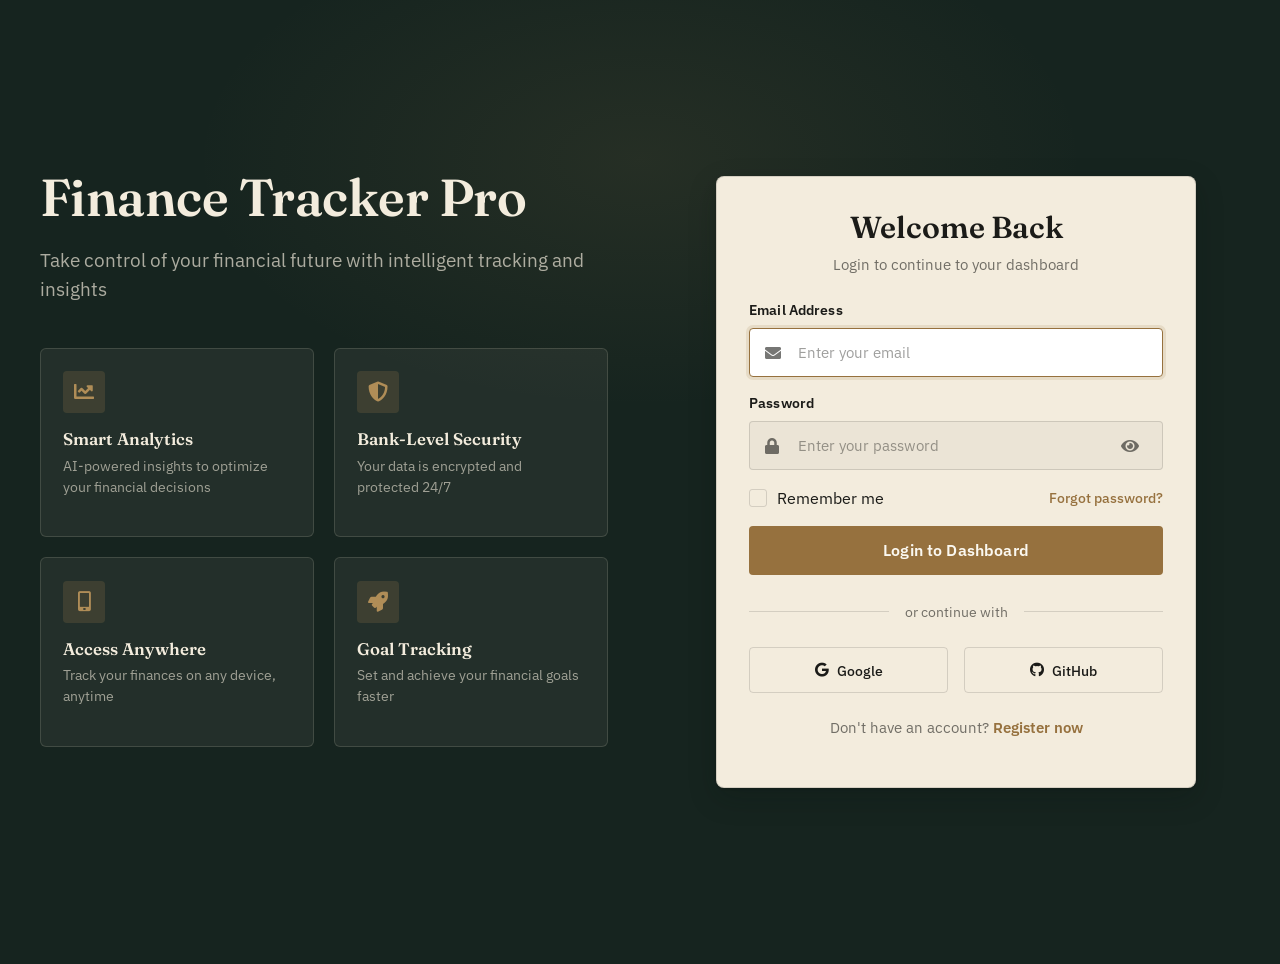
<file: index.html>
<!DOCTYPE html>
<html lang="en">
<head>
    <meta charset="UTF-8" />
    <meta name="viewport" content="width=device-width, initial-scale=1" />
    <title>Login - Personal Finance Tracker Pro</title>
    <link href="https://cdn.jsdelivr.net/npm/bootstrap@5.3.0/dist/css/bootstrap.min.css" rel="stylesheet" />
    <link rel="stylesheet" href="https://cdnjs.cloudflare.com/ajax/libs/font-awesome/5.15.4/css/all.min.css" />
    <link rel="preconnect" href="https://fonts.googleapis.com">
    <link rel="preconnect" href="https://fonts.gstatic.com" crossorigin>
    <link href="https://fonts.googleapis.com/css2?family=Fraunces:opsz,wght@9..144,400;9..144,500;9..144,600;9..144,700&family=IBM+Plex+Sans:wght@400;500;600;700&family=IBM+Plex+Mono:wght@400;500;600&display=swap" rel="stylesheet" />
    <style>
        :root {
            /* Desk (page background) */
            --bg-dark: #16241F;
            --desk-glow: rgba(176, 141, 87, 0.10);

            /* Paper (cards, form panel) */
            --glass-bg: #F3ECDD;
            --glass-bg-raised: #FAF6EA;
            --glass-border: rgba(27, 27, 24, 0.14);
            --glass-shadow: 0 1px 2px rgba(10, 16, 13, 0.16), 0 10px 28px rgba(10, 16, 13, 0.22);
            --blur: 0px;

            /* Ink & accent */
            --text-dark: #1B1B18;
            --text-light: #1B1B18;
            --text-muted: rgba(27, 27, 24, 0.60);
            --primary-color: #96713E;
            --secondary-color: #7C5A2E;
            --brass: #96713E;
            --brass-bright: #B08D57;
            --brass-soft: rgba(150, 113, 62, 0.14);
            --success-color: #2B6E4F;
            --error-color: #A6402F;

            --primary-gradient: var(--brass);
            --secondary-gradient: var(--brass-bright);
            --accent-gradient: var(--brass);

            --radius-sm: 4px;
            --radius-md: 6px;
            --radius-lg: 8px;
            --transition: all 0.16s ease;

            --font-display: 'Fraunces', Georgia, 'Times New Roman', serif;
            --font-body: 'IBM Plex Sans', -apple-system, BlinkMacSystemFont, sans-serif;
            --font-mono: 'IBM Plex Mono', 'SF Mono', Consolas, monospace;
        }

        * {
            font-family: var(--font-body);
            box-sizing: border-box;
        }

        body {
            margin: 0;
            padding: 0;
            min-height: 100vh;
            background: var(--bg-dark);
            color: var(--text-light);
            /* `clip` (not `hidden`) avoids the UA-forced overflow-y:auto
               that hidden-only-on-x triggers, which would otherwise turn
               body into a second, competing scroll container. */
            overflow-x: clip;
            position: relative;
        }

        /* Desk backdrop: a single quiet lamp glow, no floating orbs */
        .animated-bg {
            position: fixed;
            top: 0;
            left: 0;
            width: 100%;
            height: 100%;
            z-index: -1;
            background: var(--bg-dark);
            overflow: hidden;
        }

        .animated-bg::before {
            content: '';
            position: absolute;
            top: -10%;
            left: 50%;
            transform: translateX(-50%);
            width: 900px;
            height: 500px;
            background: radial-gradient(ellipse at center, var(--desk-glow) 0%, transparent 70%);
        }

        .gradient-sphere {
            display: none;
        }

        /* Main container */
        .main-container {
            display: flex;
            min-height: 100vh;
            align-items: center;
            justify-content: center;
            padding: 2rem;
            position: relative;
            z-index: 1;
        }

        .content-wrapper {
            display: grid;
            grid-template-columns: 1fr 1fr;
            gap: 4rem;
            max-width: 1200px;
            width: 100%;
            align-items: center;
        }

        /* Hero section */
        .hero-section {
            animation: fadeUp 0.5s ease-out;
        }

        @keyframes fadeUp {
            from { opacity: 0; transform: translateY(12px); }
            to { opacity: 1; transform: translateY(0); }
        }

        .app-title {
            font-family: var(--font-display);
            font-size: 3.25rem;
            font-weight: 600;
            color: #F3ECDD;
            margin-bottom: 1.25rem;
            letter-spacing: -0.01em;
            line-height: 1.1;
        }

        .app-subtitle {
            font-size: 1.2rem;
            color: rgba(243, 236, 221, 0.68);
            margin-bottom: 2.75rem;
            font-weight: 400;
        }

        .features-grid {
            display: grid;
            grid-template-columns: 1fr 1fr;
            gap: 1.25rem;
            margin-bottom: 3rem;
        }

        .feature-card {
            background: rgba(243, 236, 221, 0.06);
            border: 1px solid rgba(243, 236, 221, 0.14);
            border-radius: var(--radius-md);
            padding: 1.4rem;
            transition: var(--transition);
        }

        .feature-card:hover {
            border-color: var(--brass-bright);
            background: rgba(243, 236, 221, 0.09);
        }

        .feature-icon {
            width: 42px;
            height: 42px;
            background: rgba(176, 141, 87, 0.18);
            border-radius: var(--radius-sm);
            display: flex;
            align-items: center;
            justify-content: center;
            margin-bottom: 1rem;
            font-size: 1.25rem;
            color: var(--brass-bright);
        }

        .feature-title {
            font-family: var(--font-display);
            font-size: 1.05rem;
            font-weight: 600;
            margin-bottom: 0.4rem;
            color: #F3ECDD;
        }

        .feature-description {
            font-size: 0.88rem;
            color: rgba(243, 236, 221, 0.6);
            line-height: 1.5;
        }

        /* Auth section */
        .auth-section {
            animation: fadeUp 0.5s ease-out 0.1s backwards;
            display: flex;
            align-items: center;
            justify-content: center;
            min-height: 100vh;
            padding: 2rem 0;
        }

        .auth-container {
            background: var(--glass-bg);
            border: 1px solid var(--glass-border);
            border-radius: var(--radius-lg);
            padding: 2rem;
            box-shadow: var(--glass-shadow);
            position: relative;
            overflow-y: auto;
            overflow-x: hidden;
            scroll-behavior: smooth;
            max-width: 480px;
            width: 100%;
            margin: 0 auto;
            max-height: 90vh;
        }

        .auth-header {
            text-align: center;
            margin-bottom: 1.5rem;
        }

        .auth-header h2 {
            font-family: var(--font-display);
            font-size: 1.9rem;
            font-weight: 600;
            margin-bottom: 0.5rem;
            color: var(--text-dark);
        }

        .auth-header p {
            color: var(--text-muted);
            font-size: 0.95rem;
        }
        /* Custom scrollbar for auth containers */
.auth-container::-webkit-scrollbar {
    width: 6px;
}

.auth-container::-webkit-scrollbar-track {
    background: transparent;
}

.auth-container::-webkit-scrollbar-thumb {
    background: var(--brass-bright);
    border-radius: 3px;
}

.auth-container::-webkit-scrollbar-thumb:hover {
    background: var(--brass);
}


        /* Form styling */
        .form-group {
            margin-bottom: 1rem;
        }

        .form-label {
            display: block;
            margin-bottom: 0.5rem;
            font-weight: 600;
            font-size: 0.85rem;
            color: var(--text-dark);
            letter-spacing: 0.01em;
        }

        .input-wrapper {
            position: relative;
        }

        .input-icon {
            position: absolute;
            left: 1rem;
            top: 50%;
            transform: translateY(-50%);
            color: var(--text-muted);
            font-size: 1rem;
            transition: var(--transition);
        }

        .form-control {
            width: 100%;
            padding: 0.75rem 3rem;
            background: rgba(27, 27, 24, 0.03);
            border: 1px solid var(--glass-border);
            border-radius: var(--radius-sm);
            color: var(--text-dark);
            font-size: 0.95rem;
            transition: var(--transition);
            outline: none;
        }

        .form-control:focus {
            background: #FFFFFF;
            border-color: var(--brass);
            box-shadow: 0 0 0 3px var(--brass-soft);
        }

        .form-control:focus + .input-icon {
            color: var(--brass);
        }

        .form-control::placeholder {
            color: var(--text-muted);
            opacity: 0.7;
        }

        .password-toggle {
            position: absolute;
            right: 1rem;
            top: 50%;
            transform: translateY(-50%);
            background: none;
            border: none;
            color: var(--text-muted);
            cursor: pointer;
            font-size: 1rem;
            transition: var(--transition);
            padding: 0.5rem;
        }

        .password-toggle:hover {
            color: var(--brass);
        }

        /* Remember me */
        .form-options {
            display: flex;
            justify-content: space-between;
            align-items: center;
            margin-bottom: 1rem;
        }

        .custom-checkbox {
            display: flex;
            align-items: center;
            cursor: pointer;
            user-select: none;
        }

        .custom-checkbox input {
            position: absolute;
            opacity: 0;
        }

        .checkbox-box {
            width: 18px;
            height: 18px;
            border: 1.5px solid var(--glass-border);
            border-radius: 3px;
            margin-right: 0.65rem;
            display: flex;
            align-items: center;
            justify-content: center;
            transition: var(--transition);
            position: relative;
        }

        .custom-checkbox input:checked ~ .checkbox-box {
            background: var(--brass);
            border-color: var(--brass);
        }

        .checkbox-box::after {
            content: '✓';
            color: #FBF8F0;
            font-size: 11px;
            opacity: 0;
            transform: scale(0);
            transition: var(--transition);
        }

        .custom-checkbox input:checked ~ .checkbox-box::after {
            opacity: 1;
            transform: scale(1);
        }

        .forgot-link {
            color: var(--brass);
            text-decoration: none;
            font-size: 0.87rem;
            font-weight: 500;
            transition: var(--transition);
        }

        .forgot-link:hover {
            color: var(--secondary-color);
            text-decoration: underline;
        }

        /* Buttons */
        .btn-primary {
            width: 100%;
            padding: 0.8rem;
            background: var(--brass);
            border: none;
            border-radius: var(--radius-sm);
            color: #FBF8F0;
            font-size: 0.98rem;
            font-weight: 600;
            cursor: pointer;
            transition: var(--transition);
            letter-spacing: 0.01em;
        }

        .btn-primary:hover {
            background: var(--secondary-color);
            box-shadow: 0 4px 12px rgba(150, 113, 62, 0.35);
        }

        .btn-primary:active {
            transform: translateY(1px);
        }

        .btn-loading {
            position: relative;
            color: transparent !important;
        }

        .btn-loading::after {
            content: '';
            position: absolute;
            top: 50%;
            left: 50%;
            transform: translate(-50%, -50%);
            width: 18px;
            height: 18px;
            border: 2px solid rgba(251, 248, 240, 0.35);
            border-top-color: #FBF8F0;
            border-radius: 50%;
            animation: spin 0.8s linear infinite;
        }

        @keyframes spin {
            to { transform: translate(-50%, -50%) rotate(360deg); }
        }

        /* Social login */
        .divider {
            text-align: center;
            margin: 1.5rem 0;
            position: relative;
        }

        .divider::before {
            content: '';
            position: absolute;
            top: 50%;
            left: 0;
            right: 0;
            height: 1px;
            background: var(--glass-border);
        }

        .divider span {
            background: var(--glass-bg);
            padding: 0 1rem;
            color: var(--text-muted);
            font-size: 0.85rem;
            position: relative;
        }

        .social-buttons {
            display: grid;
            grid-template-columns: 1fr 1fr;
            gap: 1rem;
            margin-bottom: 1.5rem;
        }

        .social-btn {
            padding: 0.7rem;
            background: transparent;
            border: 1px solid var(--glass-border);
            border-radius: var(--radius-sm);
            color: var(--text-dark);
            font-size: 0.9rem;
            font-weight: 500;
            cursor: pointer;
            transition: var(--transition);
            display: flex;
            align-items: center;
            justify-content: center;
            gap: 0.5rem;
        }

        .social-btn:hover {
            background: var(--brass-soft);
            border-color: var(--brass);
        }

        /* Switch form link */
        .switch-form {
            text-align: center;
            margin-top: 1.5rem;
        }

        .switch-form p {
            color: var(--text-muted);
            font-size: 0.92rem;
        }

        .switch-form a {
            color: var(--brass);
            text-decoration: none;
            font-weight: 600;
            transition: var(--transition);
        }

        .switch-form a:hover {
            color: var(--secondary-color);
            text-decoration: underline;
        }

        /* Password strength */
        .password-strength {
            height: 4px;
            background: rgba(27, 27, 24, 0.08);
            border-radius: 2px;
            margin-top: 0.5rem;
            overflow: hidden;
        }

        .password-strength-bar {
            height: 100%;
            transition: all 0.25s ease;
            border-radius: 2px;
        }

        .strength-weak { background: var(--error-color); width: 33%; }
        .strength-medium { background: #9C6B12; width: 66%; }
        .strength-strong { background: var(--success-color); width: 100%; }

        .password-strength-text {
            font-size: 0.8rem;
            margin-top: 0.25rem;
            font-weight: 500;
        }

        .strength-weak-text { color: var(--error-color); }
        .strength-medium-text { color: #9C6B12; }
        .strength-strong-text { color: var(--success-color); }

        /* Notifications */
        .notification {
            position: fixed;
            top: 2rem;
            right: 2rem;
            padding: 1rem 1.5rem;
            border-radius: var(--radius-md);
            color: #FBF8F0;
            font-weight: 500;
            box-shadow: 0 10px 32px rgba(10, 16, 13, 0.3);
            z-index: 1100;
            opacity: 0;
            transform: translateX(20px);
            transition: var(--transition);
            max-width: 400px;
            display: flex;
            align-items: center;
            gap: 0.75rem;
        }

        .notification.show {
            opacity: 1;
            transform: translateX(0);
        }

        .notification.success { background: var(--success-color); }
        .notification.error { background: var(--error-color); }
        .notification.warning { background: #9C6B12; }
        .notification.info { background: #1F3A30; }

        /* Auto-login banner */
        .auto-login-banner {
            position: fixed;
            top: 0;
            left: 0;
            right: 0;
            background: #1F3A30;
            color: #F3ECDD;
            padding: 1rem;
            text-align: center;
            font-weight: 600;
            z-index: 1050;
            transform: translateY(-100%);
            transition: transform 0.3s ease;
            display: flex;
            align-items: center;
            justify-content: center;
            gap: 0.5rem;
        }

        .auto-login-banner.show {
            transform: translateY(0);
        }

        /* Loading overlay */
        .redirect-loading {
            position: fixed;
            top: 0;
            left: 0;
            width: 100%;
            height: 100%;
            background: rgba(22, 36, 31, 0.94);
            display: flex;
            align-items: center;
            justify-content: center;
            z-index: 9999;
            opacity: 0;
            visibility: hidden;
            transition: opacity 0.3s ease;
        }

        .redirect-loading.active {
            opacity: 1;
            visibility: visible;
        }

        .redirect-loading-content {
            text-align: center;
        }

        .loading-spinner {
            width: 52px;
            height: 52px;
            border: 3px solid rgba(243, 236, 221, 0.15);
            border-top-color: var(--brass-bright);
            border-radius: 50%;
            animation: spin 0.9s linear infinite;
            margin: 0 auto 1.5rem;
        }

        .loading-text {
            font-size: 1.15rem;
            color: #F3ECDD;
            font-weight: 500;
        }

        /* Responsive design */
        @media (max-width: 1024px) {
            .content-wrapper {
                grid-template-columns: 1fr;
                gap: 3rem;
            }

            .hero-section {
                text-align: center;
            }

            .app-title {
                font-size: 2.75rem;
            }

            .features-grid {
                grid-template-columns: 1fr;
                max-width: 500px;
                margin: 0 auto 3rem;
            }
        }

        @media (min-width: 641px) {
    .auth-container::-webkit-scrollbar-track {
        margin: 20px 0; /* Add margin only on desktop to keep scrollbar away from edges */
    }
}


        @media (max-width: 640px) {
            .main-container {
                padding: 1rem;
            }

            .app-title {
                font-size: 2.25rem;
            }

            .app-subtitle {
                font-size: 1.05rem;
            }

            .auth-container {
                padding: 1.5rem 1.25rem;
                max-height: 95vh;
            }

            .social-buttons {
                grid-template-columns: 1fr;
            }

            .notification {
                right: 1rem;
                left: 1rem;
                max-width: none;
            }
        }

        /* Form validation states */
        .form-control.is-valid {
            border-color: var(--success-color);
        }

        .form-control.is-invalid {
            border-color: var(--error-color);
        }

        .invalid-feedback {
            font-size: 0.875rem;
            color: var(--error-color);
            margin-top: 0.25rem;
        }

        /* Tooltip */
        .tooltip-wrapper {
            position: relative;
            display: inline-block;
        }

        .tooltip-content {
            position: absolute;
            bottom: 100%;
            left: 50%;
            transform: translateX(-50%);
            background: #1F3A30;
            color: #F3ECDD;
            padding: 0.5rem 1rem;
            border-radius: var(--radius-sm);
            font-size: 0.875rem;
            white-space: nowrap;
            opacity: 0;
            visibility: hidden;
            transition: var(--transition);
            margin-bottom: 0.5rem;
        }

        .tooltip-wrapper:hover .tooltip-content {
            opacity: 1;
            visibility: visible;
        }
    </style>
</head>
<body>
    <!-- Animated background -->
    <div class="animated-bg">
        <div class="gradient-sphere sphere-1"></div>
        <div class="gradient-sphere sphere-2"></div>
        <div class="gradient-sphere sphere-3"></div>
    </div>

    <!-- Auto-login banner -->
    <div class="auto-login-banner" id="autoLoginBanner">
        <i class="fas fa-user-check"></i>
        <span id="autoLoginMessage">Checking saved login...</span>
    </div>

    <!-- Main content -->
    <div class="main-container">
        <div class="content-wrapper">
            <!-- Hero section -->
            <section class="hero-section">
                <h1 class="app-title">Finance Tracker Pro</h1>
                <p class="app-subtitle">Take control of your financial future with intelligent tracking and insights</p>
                
                <div class="features-grid">
                    <div class="feature-card">
                        <div class="feature-icon">
                            <i class="fas fa-chart-line"></i>
                        </div>
                        <h3 class="feature-title">Smart Analytics</h3>
                        <p class="feature-description">AI-powered insights to optimize your financial decisions</p>
                    </div>
                    
                    <div class="feature-card">
                        <div class="feature-icon">
                            <i class="fas fa-shield-alt"></i>
                        </div>
                        <h3 class="feature-title">Bank-Level Security</h3>
                        <p class="feature-description">Your data is encrypted and protected 24/7</p>
                    </div>
                    
                    <div class="feature-card">
                        <div class="feature-icon">
                            <i class="fas fa-mobile-alt"></i>
                        </div>
                        <h3 class="feature-title">Access Anywhere</h3>
                        <p class="feature-description">Track your finances on any device, anytime</p>
                    </div>
                    
                    <div class="feature-card">
                        <div class="feature-icon">
                            <i class="fas fa-rocket"></i>
                        </div>
                        <h3 class="feature-title">Goal Tracking</h3>
                        <p class="feature-description">Set and achieve your financial goals faster</p>
                    </div>
                </div>
            </section>

            <!-- Auth section -->
            <section class="auth-section">
                <!-- Login form -->
                <div class="auth-container" id="loginCard">
                    <div class="auth-header">
                        <h2>Welcome Back</h2>
                        <p>Login to continue to your dashboard</p>
                    </div>

                    <form id="loginForm" onsubmit="event.preventDefault(); handleLogin();">
                        <div class="form-group">
                            <label class="form-label">Email Address</label>
                            <div class="input-wrapper">
                                <i class="fas fa-envelope input-icon"></i>
                                <input
                                    type="email"
                                    class="form-control"
                                    id="loginEmail"
                                    placeholder="Enter your email"
                                    required
                                    autocomplete="username"
                                />
                            </div>
                        </div>

                        <div class="form-group">
                            <label class="form-label">Password</label>
                            <div class="input-wrapper">
                                <i class="fas fa-lock input-icon"></i>
                                <input
                                    type="password"
                                    class="form-control"
                                    id="loginPassword"
                                    placeholder="Enter your password"
                                    required
                                    autocomplete="current-password"
                                />
                                <button
                                    class="password-toggle"
                                    type="button"
                                    onclick="togglePassword('loginPassword')"
                                >
                                    <i class="fas fa-eye"></i>
                                </button>
                            </div>
                        </div>

                        <div class="form-options">
                            <label class="custom-checkbox">
                                <input type="checkbox" id="rememberMe">
                                <span class="checkbox-box"></span>
                                <span>Remember me</span>
                            </label>
                            <a href="#" class="forgot-link">Forgot password?</a>
                        </div>

                        <button class="btn btn-primary" id="loginBtn" type="submit">
                            Login to Dashboard
                        </button>
                    </form>

                    <div class="divider">
                        <span>or continue with</span>
                    </div>

                    <div class="social-buttons">
                        <button class="social-btn">
                            <i class="fab fa-google"></i>
                            Google
                        </button>
                        <button class="social-btn">
                            <i class="fab fa-github"></i>
                            GitHub
                        </button>
                    </div>

                    <div class="switch-form">
                        <p>Don't have an account? <a href="#" onclick="showRegister()">Register now</a></p>
                    </div>
                </div>

                <!-- Register form -->
                <div class="auth-container" id="registerCard" style="display: none;">
                    <div class="auth-header">
                        <h2>Create Account</h2>
                        <p>Join thousands of users managing their finances</p>
                    </div>

                    <form id="registerForm" onsubmit="event.preventDefault(); handleRegister();">
                        <div class="form-group">
                            <label class="form-label">Full Name</label>
                            <div class="input-wrapper">
                                <i class="fas fa-user input-icon"></i>
                                <input
                                    type="text"
                                    class="form-control"
                                    id="registerFullName"
                                    placeholder="Enter your full name"
                                    required
                                    autocomplete="name"
                                />
                            </div>
                        </div>

                        <div class="form-group">
                            <label class="form-label">Email Address</label>
                            <div class="input-wrapper">
                                <i class="fas fa-envelope input-icon"></i>
                                <input
                                    type="email"
                                    class="form-control"
                                    id="registerEmail"
                                    placeholder="Enter your email"
                                    required
                                    autocomplete="email"
                                />
                            </div>
                        </div>

                        <div class="form-group">
                            <label class="form-label">Password</label>
                            <div class="input-wrapper">
                                <i class="fas fa-lock input-icon"></i>
                                <input
                                    type="password"
                                    class="form-control"
                                    id="registerPassword"
                                    placeholder="Create a strong password"
                                    required
                                    autocomplete="new-password"
                                    onkeyup="checkPasswordStrength()"
                                />
                                <button
                                    class="password-toggle"
                                    type="button"
                                    onclick="togglePassword('registerPassword')"
                                >
                                    <i class="fas fa-eye"></i>
                                </button>
                            </div>
                            <div class="password-strength">
                                <div class="password-strength-bar" id="passwordStrengthBar"></div>
                            </div>
                            <div class="password-strength-text" id="passwordStrengthText"></div>
                        </div>

                        <div class="form-group">
                            <label class="form-label">Confirm Password</label>
                            <div class="input-wrapper">
                                <i class="fas fa-lock input-icon"></i>
                                <input
                                    type="password"
                                    class="form-control"
                                    id="registerConfirmPassword"
                                    placeholder="Confirm your password"
                                    required
                                    autocomplete="new-password"
                                />
                                <button
                                    class="password-toggle"
                                    type="button"
                                    onclick="togglePassword('registerConfirmPassword')"
                                >
                                    <i class="fas fa-eye"></i>
                                </button>
                            </div>
                        </div>

                        <button class="btn btn-primary" id="registerBtn" type="submit">
                            Create Account
                        </button>
                    </form>

                    <div class="divider">
                        <span>or sign up with</span>
                    </div>

                    <div class="social-buttons">
                        <button class="social-btn">
                            <i class="fab fa-google"></i>
                            Google
                        </button>
                        <button class="social-btn">
                            <i class="fab fa-github"></i>
                            GitHub
                        </button>
                    </div>

                    <div class="switch-form">
                        <p>Already have an account? <a href="#" onclick="showLogin()">Login here</a></p>
                    </div>
                </div>
            </section>
        </div>
    </div>

    <!-- Loading overlay for redirects -->
    <div class="redirect-loading" id="redirectLoading">
        <div class="redirect-loading-content">
            <div class="loading-spinner"></div>
            <p class="loading-text">Redirecting to dashboard...</p>
        </div>
    </div>

    <script>
        // Match data.js: use local API when running on localhost, otherwise production
        const API_BASE_URL = window.location.hostname === 'localhost'
            ? 'http://localhost:3000/api'
            : 'https://finance-tracker-pro-server.onrender.com/api';

        // Enhanced authentication functions
        function togglePassword(fieldId) {
            const input = document.getElementById(fieldId);
            const btn = event.currentTarget;
            const icon = btn.querySelector('i');
            
            if (input.type === "password") {
                input.type = "text";
                icon.classList.replace("fa-eye", "fa-eye-slash");
            } else {
                input.type = "password";
                icon.classList.replace("fa-eye-slash", "fa-eye");
            }
        }

        function checkPasswordStrength() {
            const password = document.getElementById('registerPassword').value;
            const strengthBar = document.getElementById('passwordStrengthBar');
            const strengthText = document.getElementById('passwordStrengthText');
            
            let strength = 0;
            let strengthLevel = '';
            
            if (password.length >= 8) strength++;
            if (password.match(/[a-z]+/)) strength++;
            if (password.match(/[A-Z]+/)) strength++;
            if (password.match(/[0-9]+/)) strength++;
            if (password.match(/[$@#&!]+/)) strength++;

            strengthBar.className = 'password-strength-bar';
            strengthText.className = 'password-strength-text';
            
            if (strength <= 2) {
                strengthBar.classList.add('strength-weak');
                strengthText.classList.add('strength-weak-text');
                strengthText.textContent = 'Weak password';
            } else if (strength <= 4) {
                strengthBar.classList.add('strength-medium');
                strengthText.classList.add('strength-medium-text');
                strengthText.textContent = 'Medium strength';
            } else {
                strengthBar.classList.add('strength-strong');
                strengthText.classList.add('strength-strong-text');
                strengthText.textContent = 'Strong password';
            }
        }

        function showRegister() {
            const loginCard = document.getElementById("loginCard");
            const registerCard = document.getElementById("registerCard");
            
            // Fade out login
            loginCard.style.opacity = '0';
            loginCard.style.transform = 'translateX(-20px)';
            
            setTimeout(() => {
                loginCard.style.display = 'none';
                registerCard.style.display = 'block';
                registerCard.style.opacity = '0';
                registerCard.style.transform = 'translateX(20px)';
                
                // Force reflow
                registerCard.offsetHeight;
                
                // Fade in register
                registerCard.style.transition = 'all 0.3s ease';
                registerCard.style.opacity = '1';
                registerCard.style.transform = 'translateX(0)';
                
                document.getElementById("registerFullName").focus();
            }, 300);
        }

        function showLogin() {
            const loginCard = document.getElementById("loginCard");
            const registerCard = document.getElementById("registerCard");
            
            // Fade out register
            registerCard.style.opacity = '0';
            registerCard.style.transform = 'translateX(20px)';
            
            setTimeout(() => {
                registerCard.style.display = 'none';
                loginCard.style.display = 'block';
                loginCard.style.opacity = '0';
                loginCard.style.transform = 'translateX(-20px)';
                
                // Force reflow
                loginCard.offsetHeight;
                
                // Fade in login
                loginCard.style.transition = 'all 0.3s ease';
                loginCard.style.opacity = '1';
                loginCard.style.transform = 'translateX(0)';
                
                document.getElementById("loginEmail").focus();
            }, 300);
        }

        // Enhanced notification system
        let notificationTimeout;
        function showNotification(message, type = "success") {
            clearTimeout(notificationTimeout);
            
            // Remove existing notifications
            const existingNotifications = document.querySelectorAll('.notification');
            existingNotifications.forEach(n => n.remove());
            
            const notification = document.createElement("div");
            notification.className = `notification ${type}`;
            
            const icon = {
                success: 'fa-check-circle',
                error: 'fa-exclamation-circle',
                warning: 'fa-exclamation-triangle',
                info: 'fa-info-circle'
            }[type] || 'fa-info-circle';
            
            notification.innerHTML = `
                <i class="fas ${icon}"></i>
                <span>${message}</span>
            `;
            
            document.body.appendChild(notification);
            
            // Force reflow
            notification.offsetHeight;
            
            // Show notification
            notification.classList.add('show');
            
            notificationTimeout = setTimeout(() => {
                notification.classList.remove('show');
                setTimeout(() => notification.remove(), 300);
            }, 3500);
        }

        function isValidEmail(email) {
            return /^[^\s@]+@[^\s@]+\.[^\s@]+$/.test(email);
        }

        // Flag to prevent multiple redirects
        let redirectInProgress = false;

        // Remember Me functionality
        const REMEMBER_ME_STORAGE_KEY = 'rememberMeCredentials';
        const REMEMBER_ME_EXPIRY_DAYS = 30;

        function checkRememberedCredentials() {
            try {
                const stored = localStorage.getItem(REMEMBER_ME_STORAGE_KEY);
                if (!stored) return null;

                const credentials = JSON.parse(stored);
                const now = new Date().getTime();
                
                if (credentials.expiry && now > credentials.expiry) {
                    localStorage.removeItem(REMEMBER_ME_STORAGE_KEY);
                    return null;
                }

                return credentials;
            } catch (error) {
                console.error('Error checking remembered credentials:', error);
                localStorage.removeItem(REMEMBER_ME_STORAGE_KEY);
                return null;
            }
        }

        function saveRememberMeCredentials(email, rememberMe) {
            if (rememberMe) {
                const expiry = new Date().getTime() + (REMEMBER_ME_EXPIRY_DAYS * 24 * 60 * 60 * 1000);
                const credentials = {
                    email: email,
                    timestamp: new Date().getTime(),
                    expiry: expiry
                };
                
                localStorage.setItem(REMEMBER_ME_STORAGE_KEY, JSON.stringify(credentials));
            } else {
                localStorage.removeItem(REMEMBER_ME_STORAGE_KEY);
            }
        }

        function autoFillRememberedEmail() {
            const remembered = checkRememberedCredentials();
            if (remembered && remembered.email) {
                const emailInput = document.getElementById('loginEmail');
                const rememberCheckbox = document.getElementById('rememberMe');
                
                if (emailInput) {
                    emailInput.value = remembered.email;
                    // Add visual feedback
                    emailInput.classList.add('is-valid');
                }
                
                if (rememberCheckbox) {
                    rememberCheckbox.checked = true;
                }

                showAutoLoginBanner('Email auto-filled from saved credentials');
                
                setTimeout(() => {
                    document.getElementById('loginPassword').focus();
                }, 100);

                return true;
            }
            return false;
        }

        function showAutoLoginBanner(message) {
            const banner = document.getElementById('autoLoginBanner');
            const messageElement = document.getElementById('autoLoginMessage');
            
            if (banner && messageElement) {
                messageElement.textContent = message;
                banner.classList.add('show');
                
                setTimeout(() => {
                    banner.classList.remove('show');
                }, 3000);
            }
        }

        function safeRedirect(url, delay = 1000) {
            if (redirectInProgress) {
                console.log('Redirect already in progress');
                return;
            }
            
            redirectInProgress = true;
            
            const loadingOverlay = document.getElementById('redirectLoading');
            if (loadingOverlay) {
                loadingOverlay.classList.add('active');
            }
            
            setTimeout(() => {
                try {
                    window.location.href = url;
                } catch (error) {
                    console.error('Redirect failed:', error);
                    redirectInProgress = false;
                    if (loadingOverlay) {
                        loadingOverlay.classList.remove('active');
                    }
                    showNotification('Redirect failed. Please try again.', 'error');
                }
            }, delay);
        }

        function checkAuthStatus() {
            try {
                const token = localStorage.getItem('token');
                const email = localStorage.getItem('financeLoggedInUserEmail');
                
                if (!token || !email) {
                    return false;
                }
                
                const tokenData = JSON.parse(atob(token.split('.')[1]));
                if (tokenData.exp && tokenData.exp * 1000 < Date.now()) {
                    localStorage.removeItem('token');
                    localStorage.removeItem('financeLoggedInUserEmail');
                    localStorage.removeItem('financeLoggedInUserFullName');
                    localStorage.removeItem('rememberToken');
                    return false;
                }
                
                return true;
            } catch (error) {
                console.error('Auth check failed:', error);
                return false;
            }
        }

        async function handleLogin() {
            const loginBtn = document.getElementById("loginBtn");
            const email = document.getElementById("loginEmail").value.trim();
            const password = document.getElementById("loginPassword").value.trim();
            const rememberMe = document.getElementById("rememberMe").checked;

            // Validate inputs
            if (!email || !password) {
                showNotification("Please fill in both email and password.", "error");
                return;
            }
            if (!isValidEmail(email)) {
                showNotification("Please enter a valid email address.", "error");
                return;
            }

            loginBtn.disabled = true;
            loginBtn.classList.add('btn-loading');
            
            try {
                const res = await fetch(`${API_BASE_URL}/login`, {
                    method: "POST",
                    headers: { "Content-Type": "application/json" },
                    body: JSON.stringify({ email, password, rememberMe }),
                });

                if (!res.ok) {
                    if (res.status === 401) {
                        showNotification("Invalid email or password.", "error");
                    } else {
                        showNotification("Login failed. Please try again later.", "error");
                    }
                    return;
                }

                const data = await res.json();

                if (data.token) {
                    localStorage.setItem('token', data.token);
                    if (rememberMe) {
                        localStorage.setItem('rememberToken', data.token);
                    }
                }

                if (data.email) {
                    localStorage.setItem('financeLoggedInUserEmail', data.email);
                }

                if (data.fullName) {
                    localStorage.setItem('financeLoggedInUserFullName', data.fullName);
                }

                saveRememberMeCredentials(email, rememberMe);

                showNotification("Login successful! Redirecting...", "success");
                safeRedirect("main.html", 1500);

            } catch (error) {
                console.error('Login error:', error);
                showNotification("Network error. Please check your connection.", "error");
            } finally {
                loginBtn.disabled = false;
                loginBtn.classList.remove('btn-loading');
            }
        }

        async function handleRegister() {
            const registerBtn = document.getElementById("registerBtn");
            const fullName = document.getElementById("registerFullName").value.trim();
            const email = document.getElementById("registerEmail").value.trim();
            const password = document.getElementById("registerPassword").value.trim();
            const confirmPassword = document.getElementById("registerConfirmPassword").value.trim();

            // Validate inputs
            if (!fullName || !email || !password || !confirmPassword) {
                showNotification("Please fill all the registration fields.", "error");
                return;
            }
            if (!isValidEmail(email)) {
                showNotification("Please enter a valid email address.", "error");
                return;
            }
            if (password.length < 8) {
                showNotification("Password must be at least 8 characters.", "error");
                return;
            }
            if (password !== confirmPassword) {
                showNotification("Passwords do not match.", "error");
                return;
            }

            registerBtn.disabled = true;
            registerBtn.classList.add('btn-loading');
            
            try {
                const res = await fetch(`${API_BASE_URL}/register`, {
                    method: "POST",
                    headers: { "Content-Type": "application/json" },
                    body: JSON.stringify({ fullName, email, password }),
                });

                if (!res.ok) {
                    if (res.status === 409) {
                        showNotification("Email already exists. Please use a different email.", "error");
                    } else {
                        showNotification("Registration failed. Please try again later.", "error");
                    }
                    return;
                }

                showNotification("Account created successfully! Please login.", "success");

                // Clear form
                document.getElementById("registerForm").reset();

                setTimeout(() => {
                    showLogin();
                    document.getElementById("loginEmail").value = email;
                    document.getElementById("loginPassword").focus();
                }, 1500);

            } catch (error) {
                console.error('Registration error:', error);
                showNotification("Network error. Please check your connection.", "error");
            } finally {
                registerBtn.disabled = false;
                registerBtn.classList.remove('btn-loading');
            }
        }

        // Keyboard navigation
        document.addEventListener('keydown', function(e) {
            if (e.key === 'Enter' && !redirectInProgress) {
                const loginCard = document.getElementById('loginCard');
                const registerCard = document.getElementById('registerCard');
                
                if (loginCard.style.display !== 'none') {
                    handleLogin();
                } else if (registerCard.style.display !== 'none') {
                    handleRegister();
                }
            }
        });

        // Real-time validation
        document.getElementById('loginEmail')?.addEventListener('blur', function() {
            if (this.value && !isValidEmail(this.value)) {
                this.classList.add('is-invalid');
                this.classList.remove('is-valid');
            } else if (this.value) {
                this.classList.add('is-valid');
                this.classList.remove('is-invalid');
            }
        });

        document.getElementById('registerEmail')?.addEventListener('blur', function() {
            if (this.value && !isValidEmail(this.value)) {
                this.classList.add('is-invalid');
                this.classList.remove('is-valid');
            } else if (this.value) {
                this.classList.add('is-valid');
                this.classList.remove('is-invalid');
            }
        });

        // Initialize page
        document.addEventListener('DOMContentLoaded', function() {
            console.log('Initializing modern login page...');
            
            // Auto-fill remembered email
            const hasRememberedEmail = autoFillRememberedEmail();
            
            if (!hasRememberedEmail) {
                document.getElementById('loginEmail').focus();
            }
            
            // Check if user is already authenticated
            if (!redirectInProgress && checkAuthStatus()) {
                console.log('User is already authenticated');
                showAutoLoginBanner('Welcome back! You are already logged in.');
                showNotification('Welcome back! Redirecting to dashboard...', 'success');
                safeRedirect('main.html', 1000);
                return;
            }

            // Check for remember token
            const rememberToken = localStorage.getItem('rememberToken');
            if (rememberToken && !redirectInProgress) {
                try {
                    const tokenData = JSON.parse(atob(rememberToken.split('.')[1]));
                    if (tokenData.exp && tokenData.exp * 1000 > Date.now()) {
                        console.log('Valid remember token found');
                        showAutoLoginBanner('Auto-login with saved session...');
                        showNotification('Auto-login successful! Welcome back.', 'success');
                        safeRedirect('main.html', 1500);
                        return;
                    } else {
                        localStorage.removeItem('rememberToken');
                    }
                } catch (error) {
                    console.error('Invalid remember token:', error);
                    localStorage.removeItem('rememberToken');
                }
            }
        });

        // Prevent back button issues
        window.addEventListener('pageshow', function(event) {
            if (event.persisted) {
                redirectInProgress = false;
            }
        });

        // Clear redirect flag on page unload
        window.addEventListener('beforeunload', function() {
            redirectInProgress = false;
        });

        // Social login placeholders
        document.querySelectorAll('.social-btn').forEach(btn => {
            btn.addEventListener('click', function() {
                const provider = this.textContent.trim();
                showNotification(`${provider} login coming soon!`, 'info');
            });
        });

        // Forgot password placeholder
        document.querySelector('.forgot-link')?.addEventListener('click', function(e) {
            e.preventDefault();
            showNotification('Password reset feature coming soon!', 'info');
        });
    </script>
</body>
</html>
</file>
